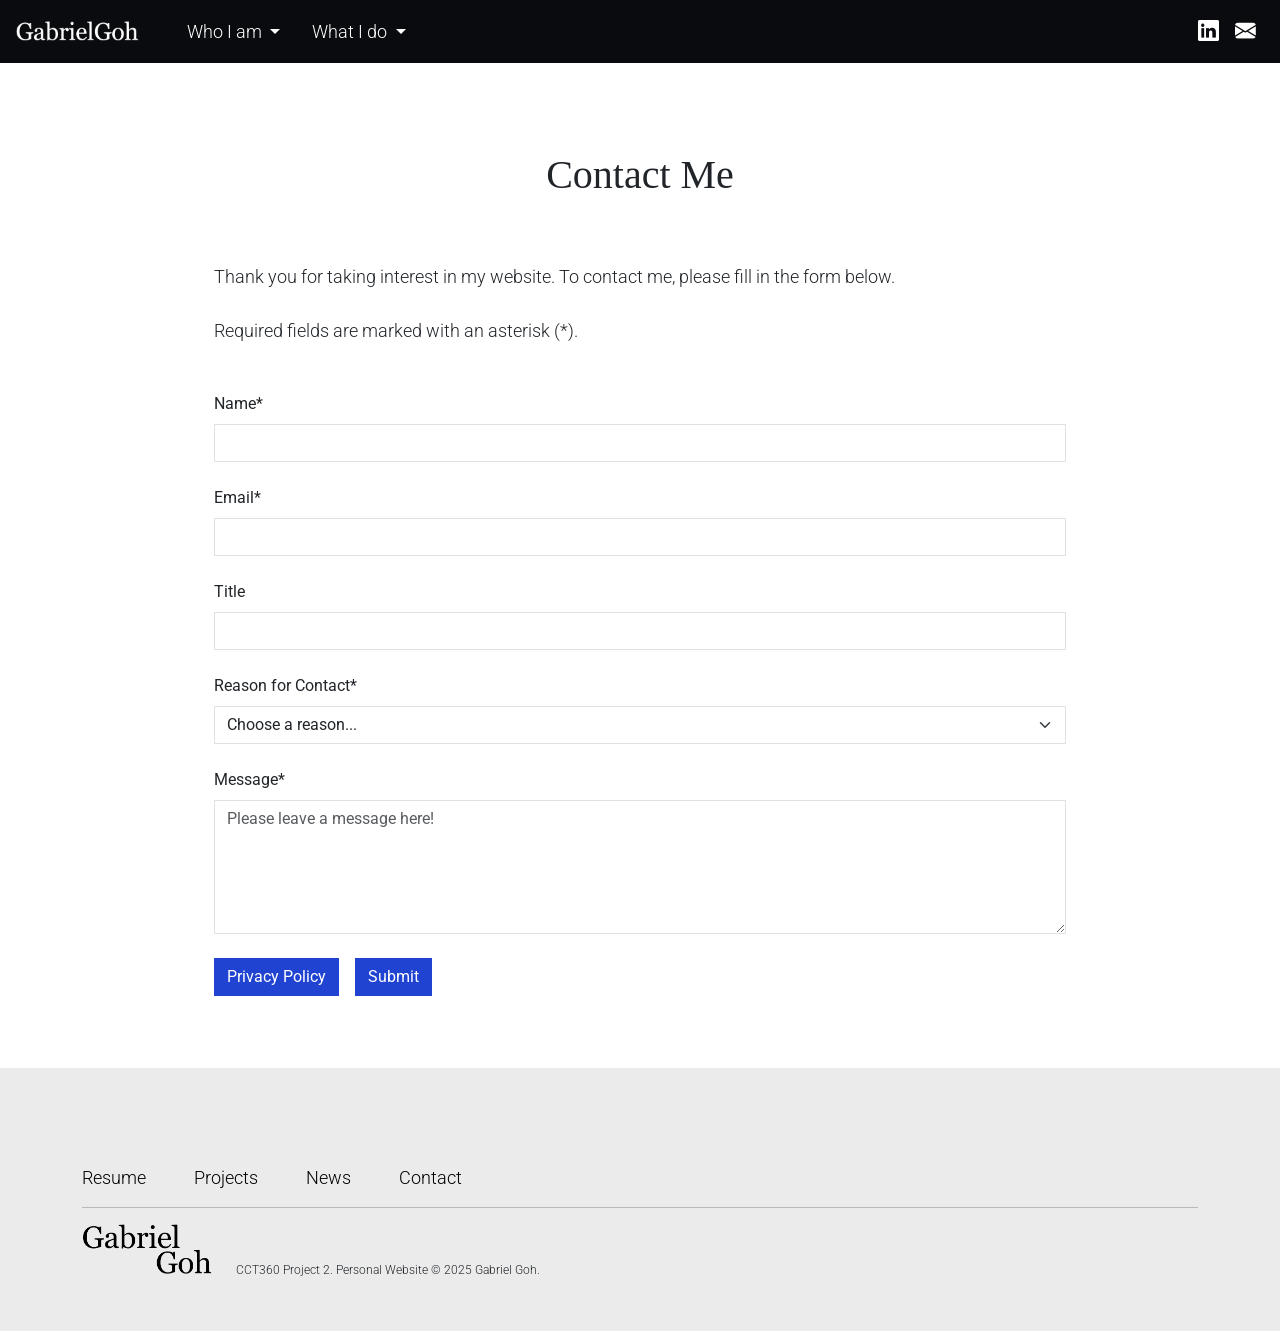
<file: contact.html>
<!doctype html>
<html>
<head>
<title>Project 2 | Gabriel Goh</title>
<meta charset="UTF-8">
<link href="https://fonts.googleapis.com/css2?family=Roboto:ital,wght@0,100..900;1,100..900&display=swap" rel="stylesheet"> 
<link href="https://cdn.jsdelivr.net/npm/bootstrap@5.3.3/dist/css/bootstrap.min.css" rel="stylesheet" integrity="sha384-QWTKZyjpPEjISv5WaRU9OFeRpok6YctnYmDr5pNlyT2bRjXh0JMhjY6hW+ALEwIH" crossorigin="anonymous"> <!--Bootstrap-->
<link rel="stylesheet" href="https://cdn.jsdelivr.net/npm/bootstrap-icons@1.13.1/font/bootstrap-icons.min.css"> 
<link href="css/style.css" rel="stylesheet"> 
<meta name="viewport" content="width=device-width, initial-scale=1"> 
</head>

<body>

<!--Navigation-->
<nav class="navbar navbar-expand-lg px-3">
    <!--Logo-->
    <a class="navbar-brand" href="index.html">
        <img src="images/logo-white.png" alt="Gabriel Goh Logo" id="logo-white">
    </a>
    <!--Mobile Hamburger-->
    <button class="navbar-toggler" type="button" data-bs-toggle="collapse" data-bs-target="#nav" aria-controls="nav" aria-expanded="false" aria-label="Toggle navigation">
        <i class="bi bi-list"></i>
    </button>
    <!--Nav-->
    <div class="collapse navbar-collapse" id="nav">
        <!--Desktop Navigation-->
        <ul class="navbar-nav ms-3 d-none d-lg-flex">
            <li class="nav-item dropdown">
                <span class="dropdown-toggle">
                    Who I am
                </span>
                <ul class="dropdown-menu">
                    <li><a class="dropdown-item" href="resume.html">Resume</a></li>
                    <li><a class="dropdown-item" href="contact.html">Contact</a></li>
                </ul>
            </li>
            <li class="nav-item dropdown">
                <span class="dropdown-toggle">
                    What I do
                </span>
                <ul class="dropdown-menu">
                    <li><a class="dropdown-item" href="projects.html">Projects</a></li>
                    <li><a class="dropdown-item" href="news.html">News</a></li>
                </ul>
            </li>
        </ul>
        <!--Mobile Navigation-->
        <ul class="navbar-nav ms-3 d-lg-none">
            <li class="nav-item">
                <a class="nav-link" href="resume.html">Resume</a>
            </li>
            <li class="nav-item">
                <a class="nav-link" href="projects.html">Projects</a>
            </li>
            <li class="nav-item">
                <a class="nav-link" href="news.html">News</a>
            </li>
            <li class="nav-item">
                <a class="nav-link" href="contact.html">Contact me</a>
            </li>
        </ul>
        <!--Social Media-->
        <ul class="navbar-nav ms-auto">
            <!--LinkedIn-->
            <li class="nav-item">
                <a class="nav-link" href="https://www.linkedin.com/in/gabrieleugenegoh" target="_blank" aria-label="LinkedIn profile">
                    <i class="bi bi-linkedin" style="font-size: 1.3rem;"></i>
                </a>
            </li>
            <!--Email-->
            <li class="nav-item">
                <a class="nav-link" href="mailto:gabriel.goh@mail.utoronto.ca" aria-label="Send email">
                    <i class="bi bi-envelope-fill" style="font-size: 1.3rem;"></i>
                </a>
            </li>
        </ul>
    </div>
</nav>

<!--Form-->
<div class="container p-4 mt-5" style="max-width: 900px; margin: 0 auto;">
    <!--Header-->
    <h2 class="text-center py-3 mb-5">Contact Me</h2>
    <p class="mb-5">Thank you for taking interest in my website. To contact me, please fill in the form below.<br><br>Required fields are marked with an asterisk (*).</p>
    <!--Form Start-->
    <form class="needs-validation" id="contact-form" action="https://formspree.io/f/mzdqjgeo" method="POST" novalidate>
        <!--Name-->
        <div class="mb-4">
            <label for="user-name" class="form-label">Name*</label>
            <input type="text" class="form-control" id="user-name" name="name" required>
            <div class="invalid-feedback">
                Please enter your name.
            </div>
        </div>
        <!--Email-->
        <div class="mb-4">
            <label for="user-email" class="form-label">Email*</label>
            <input type="email" class="form-control" id="user-email" name="email" required>
            <div class="invalid-feedback">
                Please enter a valid email address.
            </div>
        </div>
        <!--Title-->
        <div class="mb-4">
            <label for="user-title" class="form-label">Title</label>
            <input type="text" class="form-control" id="user-title" name="title">
        </div>
        <!--Reason for Contact-->
        <div class="mb-4">
            <label for="user-reason" class="form-label">Reason for Contact*</label>
            <select class="form-select" id="user-reason" name="reason" required>
                <option value="" selected disabled>Choose a reason...</option>
                <option value="job">Job Opportunity</option>
                <option value="network">Networking</option>
                <option value="collab">Collaboration</option>
                <option value="other">Other</option>
            </select>
            <div class="invalid-feedback">
                Please select a reason for contact.
            </div>
        </div>
        <!--Message-->
        <div class="mb-4">
            <label for="user-message" class="form-label">Message*</label>
            <textarea class="form-control" id="user-message" rows="5" name="message" required placeholder="Please leave a message here!"></textarea>
            <div class="invalid-feedback">
                Please enter a message.
            </div>
        </div>
        <!--Privacy Policy & Submit Button-->
        <div class="d-flex gap-3">
            <button type="button" class="btn btn-blue" data-bs-toggle="modal" data-bs-target="#privacyModal">Privacy Policy</button>
            <button type="submit" class="btn btn-blue">Submit</button>
        </div>
    </form>
</div>

<!--Modal-->
<div class="modal fade" id="privacyModal" tabindex="-1" aria-labelledby="privacyModalLabel" aria-hidden="true">
    <div class="modal-dialog">
        <div class="modal-content">
        <!--Modal Header-->
        <div class="modal-header">
            <h4 class="modal-title">Privacy Policy</h4>
            <button type="button" class="btn-close" data-bs-dismiss="modal"></button>
        </div>
        <!--Modal Body-->
        <div class="modal-body">
            <p>By submitting in this form, you agree that your personal information will be collected such as your name, title, and email address for the purposes of contacting you.</p>
        </div>
        <!--Modal Footer-->
        <div class="modal-footer">
            <button type="button" class="btn btn-blue" data-bs-dismiss="modal">Close</button>
        </div>
        </div>
  </div>
</div>

<!--Footer-->
<footer class="footer mt-5 pt-5 pb-5">
    <!--Links-->
    <div class="container">
        <ul class="d-flex gap-5 mt-5 mb-3 list-unstyled">
            <li><a href="resume.html" class="footer-link">Resume</a></li>
            <li><a href="projects.html" class="footer-link">Projects</a></li>
            <li><a href="news.html" class="footer-link">News</a></li>
            <li><a href="contact.html" class="footer-link">Contact</a></li>
        </ul>
        <hr>
    <!--Logo & Copyright-->
        <div class="d-flex align-items-end gap-4 mb-1">
            <a href="index.html">
                <img src="images/logo-black.png" alt="Gabriel Goh Logo" id="logo-black">
            </a>
            <p class="mb-0 copyright">CCT360 Project 2. Personal Website &copy; 2025 Gabriel Goh.</p>
        </div>
    </div>
</footer>

<script src="https://cdn.jsdelivr.net/npm/bootstrap@5.3.3/dist/js/bootstrap.bundle.min.js" integrity="sha384-YvpcrYf0tY3lHB60NNkmXc5s9fDVZLESaAA55NDzOxhy9GkcIdslK1eN7N6jIeHz" crossorigin="anonymous"></script> 
<!--Form-->
<script>
(() => {
  'use strict'
  const form = document.getElementById('contact-form')

  form.addEventListener('submit', async event => {
    event.preventDefault()
    event.stopPropagation()

    form.classList.add('was-validated')

    // Extra: validate email format
    const emailInput = document.getElementById('user-email')
    const emailRegex = /^[^\s@]+@[^\s@]+\.[^\s@]{2,}$/
    if (!emailRegex.test(emailInput.value)) {
      emailInput.setCustomValidity('Invalid email')
    } else {
      emailInput.setCustomValidity('')
    }

    if (!form.checkValidity()) return

    // Submit to Formspree
    const submitBtn = form.querySelector('[type="submit"]')
    submitBtn.disabled = true
    submitBtn.textContent = 'Sending...'

    try {
      const response = await fetch(form.action, {
        method: 'POST',
        body: new FormData(form),
        headers: { 'Accept': 'application/json' }
      })

      if (response.ok) {
        form.reset()
        form.classList.remove('was-validated')
        submitBtn.textContent = 'Sent!'
        submitBtn.classList.replace('btn-blue', 'btn-success')

        setTimeout(() => {
            submitBtn.textContent = 'Submit'
            submitBtn.classList.replace('btn-success', 'btn-blue')
            submitBtn.disabled = false
        }, 3000)
    }else {
        submitBtn.textContent = 'Failed — try again'
        submitBtn.disabled = false
      }
    } catch {
      submitBtn.textContent = 'Network error — try again'
      submitBtn.disabled = false
    }
  })

  // Clear custom validity on input so error doesn't persist after correction
  document.getElementById('user-email').addEventListener('input', function () {
    this.setCustomValidity('')
  })
})()
</script>

</body>
</html>
</file>
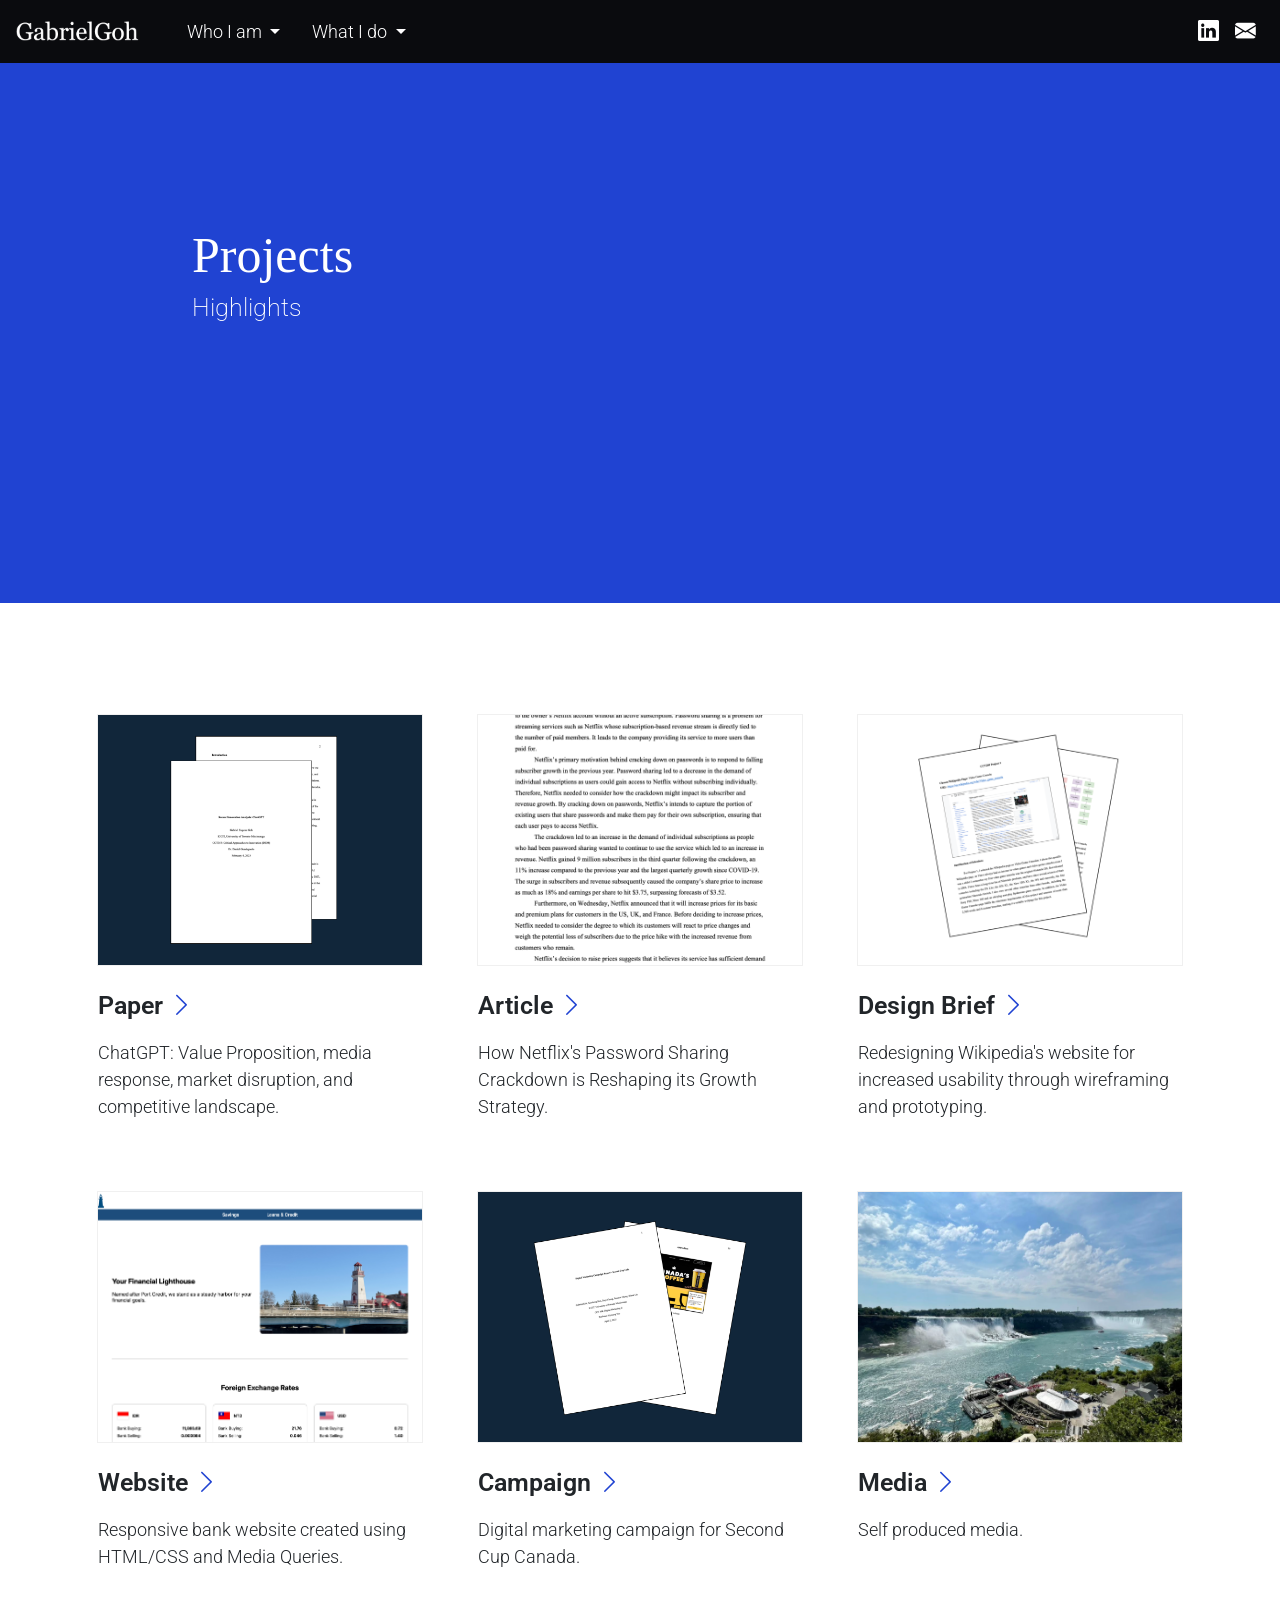
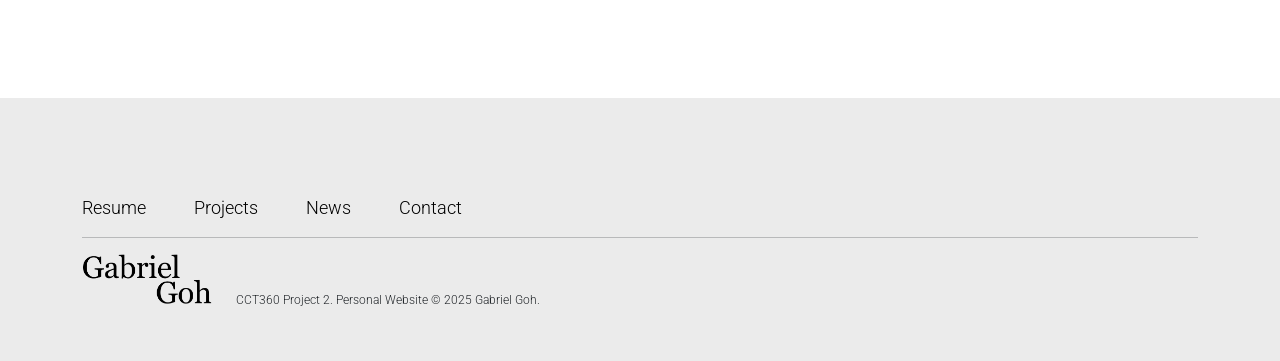
<file: projects.html>
<!doctype html>
<html>
<head>
<title>Project 2 | Gabriel Goh</title>
<meta charset="UTF-8">
<link href="https://fonts.googleapis.com/css2?family=Roboto:ital,wght@0,100..900;1,100..900&display=swap" rel="stylesheet">
<link href="https://cdn.jsdelivr.net/npm/bootstrap@5.3.3/dist/css/bootstrap.min.css" rel="stylesheet" integrity="sha384-QWTKZyjpPEjISv5WaRU9OFeRpok6YctnYmDr5pNlyT2bRjXh0JMhjY6hW+ALEwIH" crossorigin="anonymous"> <!--Bootstrap-->
<link rel="stylesheet" href="https://cdn.jsdelivr.net/npm/bootstrap-icons@1.13.1/font/bootstrap-icons.min.css"> 
<link href="css/style.css" rel="stylesheet"> 
<meta name="viewport" content="width=device-width, initial-scale=1"> 
</head>

<body>

<!--Navigation-->
<nav class="navbar navbar-expand-lg px-3">
    <!--Logo-->
    <a class="navbar-brand" href="index.html">
        <img src="images/logo-white.png" alt="Gabriel Goh Logo" id="logo-white">
    </a>
    <!--Mobile Hamburger-->
    <button class="navbar-toggler" type="button" data-bs-toggle="collapse" data-bs-target="#nav" aria-controls="nav" aria-expanded="false" aria-label="Toggle navigation">
        <i class="bi bi-list"></i>
    </button>
    <!--Nav-->
    <div class="collapse navbar-collapse" id="nav">
        <!--Desktop Navigation-->
        <ul class="navbar-nav ms-3 d-none d-lg-flex">
            <li class="nav-item dropdown">
                <span class="dropdown-toggle">
                    Who I am
                </span>
                <ul class="dropdown-menu">
                    <li><a class="dropdown-item" href="resume.html">Resume</a></li>
                    <li><a class="dropdown-item" href="contact.html">Contact</a></li>
                </ul>
            </li>
            <li class="nav-item dropdown">
                <span class="dropdown-toggle">
                    What I do
                </span>
                <ul class="dropdown-menu">
                    <li><a class="dropdown-item" href="projects.html">Projects</a></li>
                    <li><a class="dropdown-item" href="news.html">News</a></li>
                </ul>
            </li>
        </ul>
        <!--Mobile Navigation-->
        <ul class="navbar-nav ms-3 d-lg-none">
            <li class="nav-item">
                <a class="nav-link" href="resume.html">Resume</a>
            </li>
            <li class="nav-item">
                <a class="nav-link" href="projects.html">Projects</a>
            </li>
            <li class="nav-item">
                <a class="nav-link" href="news.html">News</a>
            </li>
            <li class="nav-item">
                <a class="nav-link" href="contact.html">Contact me</a>
            </li>
        </ul>
        <!--Social Media-->
        <ul class="navbar-nav ms-auto">
            <!--LinkedIn-->
            <li class="nav-item">
                <a class="nav-link" href="https://www.linkedin.com/in/gabrieleugenegoh" target="_blank" aria-label="LinkedIn profile">
                    <i class="bi bi-linkedin" style="font-size: 1.3rem;"></i>
                </a>
            </li>
            <!--Email-->
            <li class="nav-item">
                <a class="nav-link" href="mailto:gabriel.goh@mail.utoronto.ca" aria-label="Send email">
                    <i class="bi bi-envelope-fill" style="font-size: 1.3rem;"></i>
                </a>
            </li>
        </ul>
    </div>
</nav>

<!--Hero-->
<div class="banner position-relative">
    <!--Overlay-->
    <div class="overlay">
        <h1>Projects</h1>
        <h3>Highlights</h3>
    </div>
</div>

<!--Cards-->
<div class="container my-5">
  <div class="row row-cols-1 row-cols-sm-2 row-cols-md-3 g-4 pt-5 pb-5">
    <!--1-->
    <div class="col">
      <a href="https://drive.google.com/file/d/1HwimgbOtohiD0cG-UYWy0MzqM84hFAYM/view?usp=share_link" target="_blank" class="text-decoration-none text-reset" aria-label="Opens in new tab">
        <div class="card-large">
          <img src="images/chatgptpaper.png" class="img-fluid d-block mx-auto" alt="Recent Innovation Analysis">
          <h4 class="mt-3 text-start">Paper <i class="bi bi-chevron-right icon-blue"></i></h4>
          <p class="text-start">ChatGPT: Value Proposition, media response, market disruption, and competitive landscape.</p>
        </div>
      </a>
    </div>
    <!--2-->
    <div class="col">
      <a href="https://drive.google.com/file/d/1ZKbMWXp7r9VR7cPjGOYhO8ZEn8UgLQNF/view?usp=share_link" target="_blank" class="text-decoration-none text-reset" aria-label="Opens in new tab">
        <div class="card-large">
          <img src="images/netflixarticle.png" class="img-fluid d-block mx-auto" alt="Netflix Article">
          <h4 class="mt-3 text-start">Article <i class="bi bi-chevron-right icon-blue"></i></h4>
          <p class="text-start">How Netflix's Password Sharing Crackdown is Reshaping its Growth Strategy.</p>
        </div>
      </a>
    </div>
    <!--3-->
    <div class="col">
      <a href="https://drive.google.com/file/d/175PbywNbxIVj6LOuj9DXv443iJL_EvsY/view?usp=share_link" target="_blank" class="text-decoration-none text-reset" aria-label="Opens in new tab">
        <div class="card-large">
          <img src="images/websiteredesign.png" class="img-fluid d-block mx-auto" alt="Website Redesign">
          <h4 class="mt-3 text-start">Design Brief <i class="bi bi-chevron-right icon-blue"></i></h4>
          <p class="text-start">Redesigning Wikipedia's website for increased usability through wireframing and prototyping.</p>
        </div>
      </a>
    </div>
    <!--4-->
    <div class="col">
      <a href="http://cct360project1gabriel.atspace.co.uk" target="_blank" class="text-decoration-none text-reset" aria-label="Opens in new tab">
        <div class="card-large">
          <img src="images/creditbankwebsite.png" class="img-fluid d-block mx-auto" alt="CreditBank Website">
          <h4 class="mt-3 text-start">Website <i class="bi bi-chevron-right icon-blue"></i></h4>
          <p class="text-start">Responsive bank website created using HTML/CSS and Media Queries.</p>
        </div>
      </a>
    </div>
    <!--5-->
    <div class="col">
      <a href="https://drive.google.com/file/d/1rIPP3C3xcSFa1kYBl5GjKj0_oe7mCaHN/view?usp=share_link" target="_blank" class="text-decoration-none text-reset" aria-label="Opens in new tab">
        <div class="card-large">
          <img src="images/marketingcampaign.png" class="img-fluid d-block mx-auto" alt="Digital Marketing Campaign">
          <h4 class="mt-3 text-start">Campaign <i class="bi bi-chevron-right icon-blue"></i></h4>
          <p class="text-start">Digital marketing campaign for Second Cup Canada.</p>
        </div>
      </a>
    </div>
    <!--6-->
    <div class="col">
      <a href="https://drive.google.com/file/d/1aeoTYObYKo8vZ4CV4pc0Blgxf_Ywhm2T/view?usp=share_link" target="_blank" class="text-decoration-none text-reset" aria-label="Opens in new tab">
        <div class="card-large">
          <img src="images/niagara.png" class="img-fluid d-block mx-auto" alt="Niagara Falls">
          <h4 class="mt-3 text-start">Media <i class="bi bi-chevron-right icon-blue"></i></h4>
          <p class="text-start">Self produced media.</p>
        </div>
      </a>
    </div>

  </div>
</div>

<!--Footer-->
<footer class="footer mt-5 pt-5 pb-5">
    <!--Links-->
    <div class="container">
        <ul class="d-flex gap-5 mt-5 mb-3 list-unstyled">
            <li><a href="resume.html" class="footer-link">Resume</a></li>
            <li><a href="projects.html" class="footer-link">Projects</a></li>
            <li><a href="news.html" class="footer-link">News</a></li>
            <li><a href="contact.html" class="footer-link">Contact</a></li>
        </ul>
        <hr>
    <!--Logo & Copyright-->
        <div class="d-flex align-items-end gap-4 mb-1">
            <a href="index.html">
                <img src="images/logo-black.png" alt="Gabriel Goh Logo" id="logo-black">
            </a>
            <p class="mb-0 copyright">CCT360 Project 2. Personal Website &copy; 2025 Gabriel Goh.</p>
        </div>
    </div>
</footer>

<script src="https://cdn.jsdelivr.net/npm/bootstrap@5.3.3/dist/js/bootstrap.bundle.min.js" integrity="sha384-YvpcrYf0tY3lHB60NNkmXc5s9fDVZLESaAA55NDzOxhy9GkcIdslK1eN7N6jIeHz" crossorigin="anonymous"></script> 

</body>
</html>
</file>
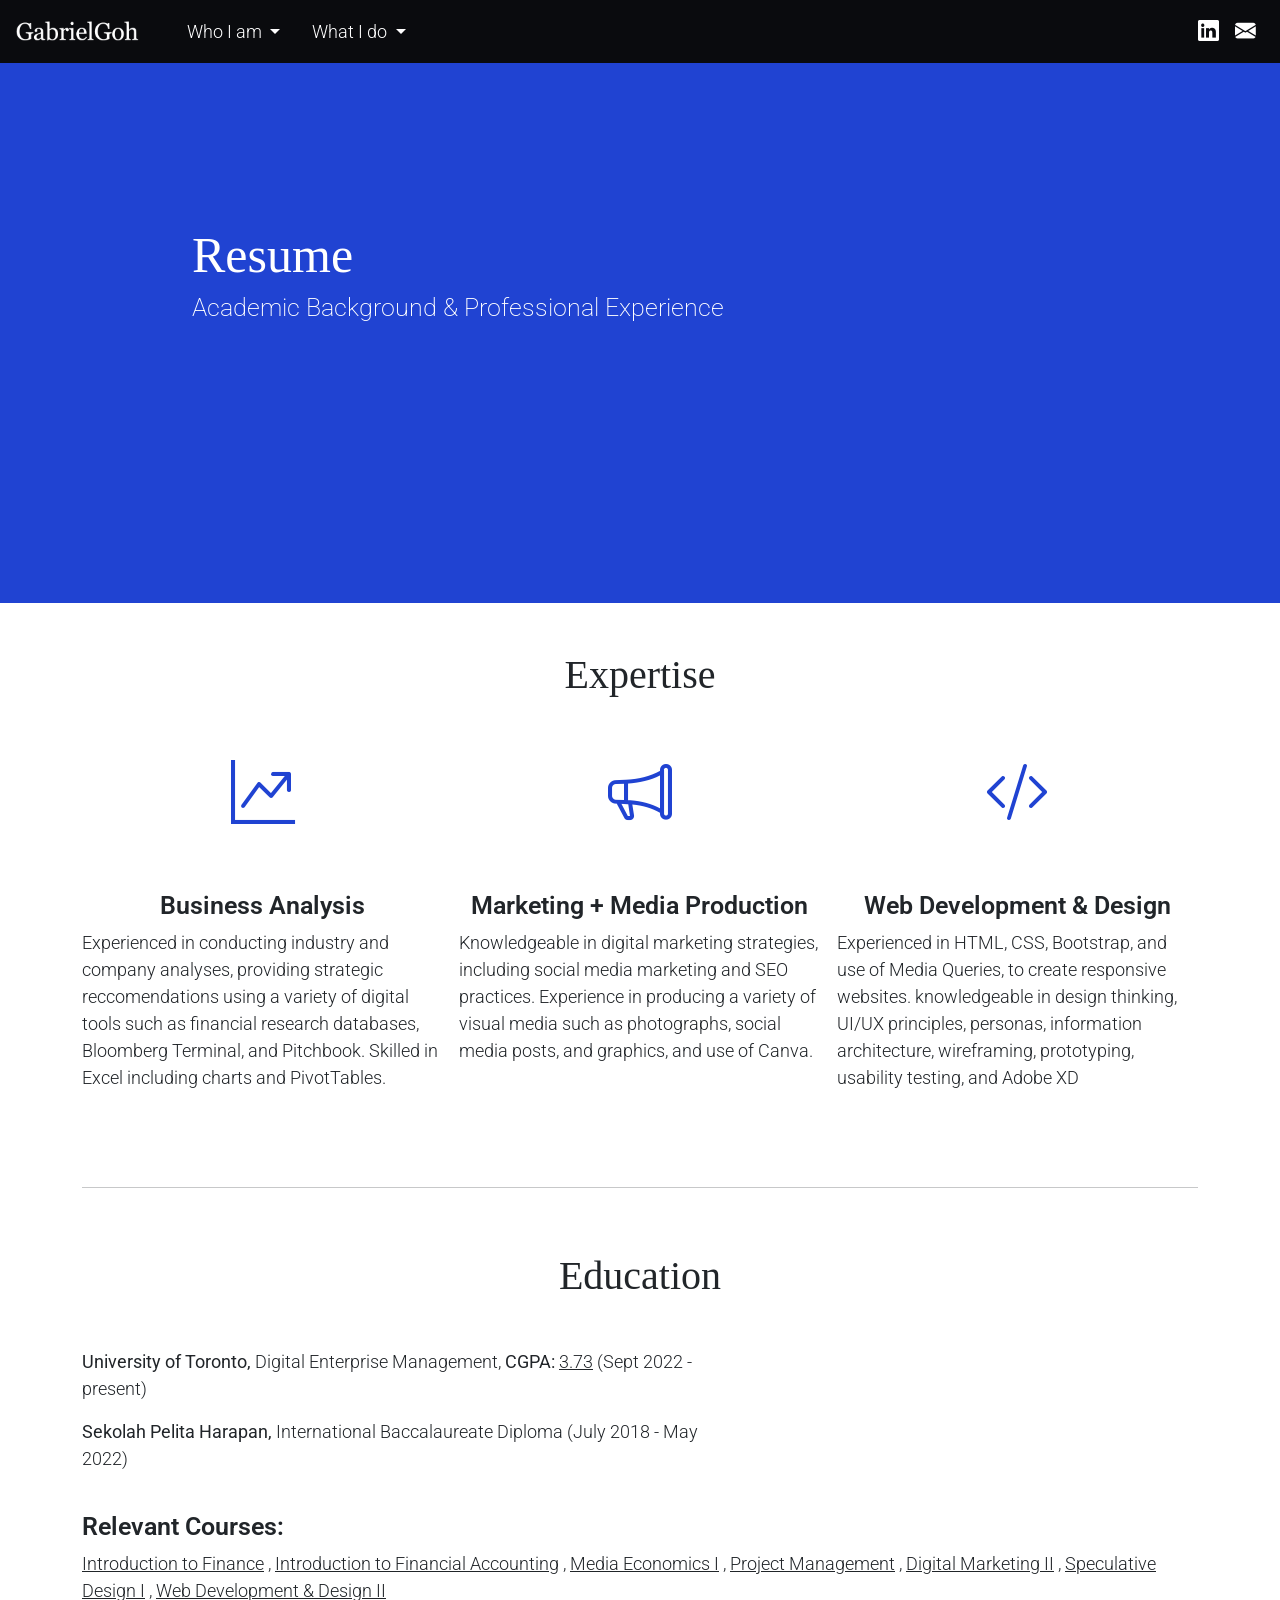
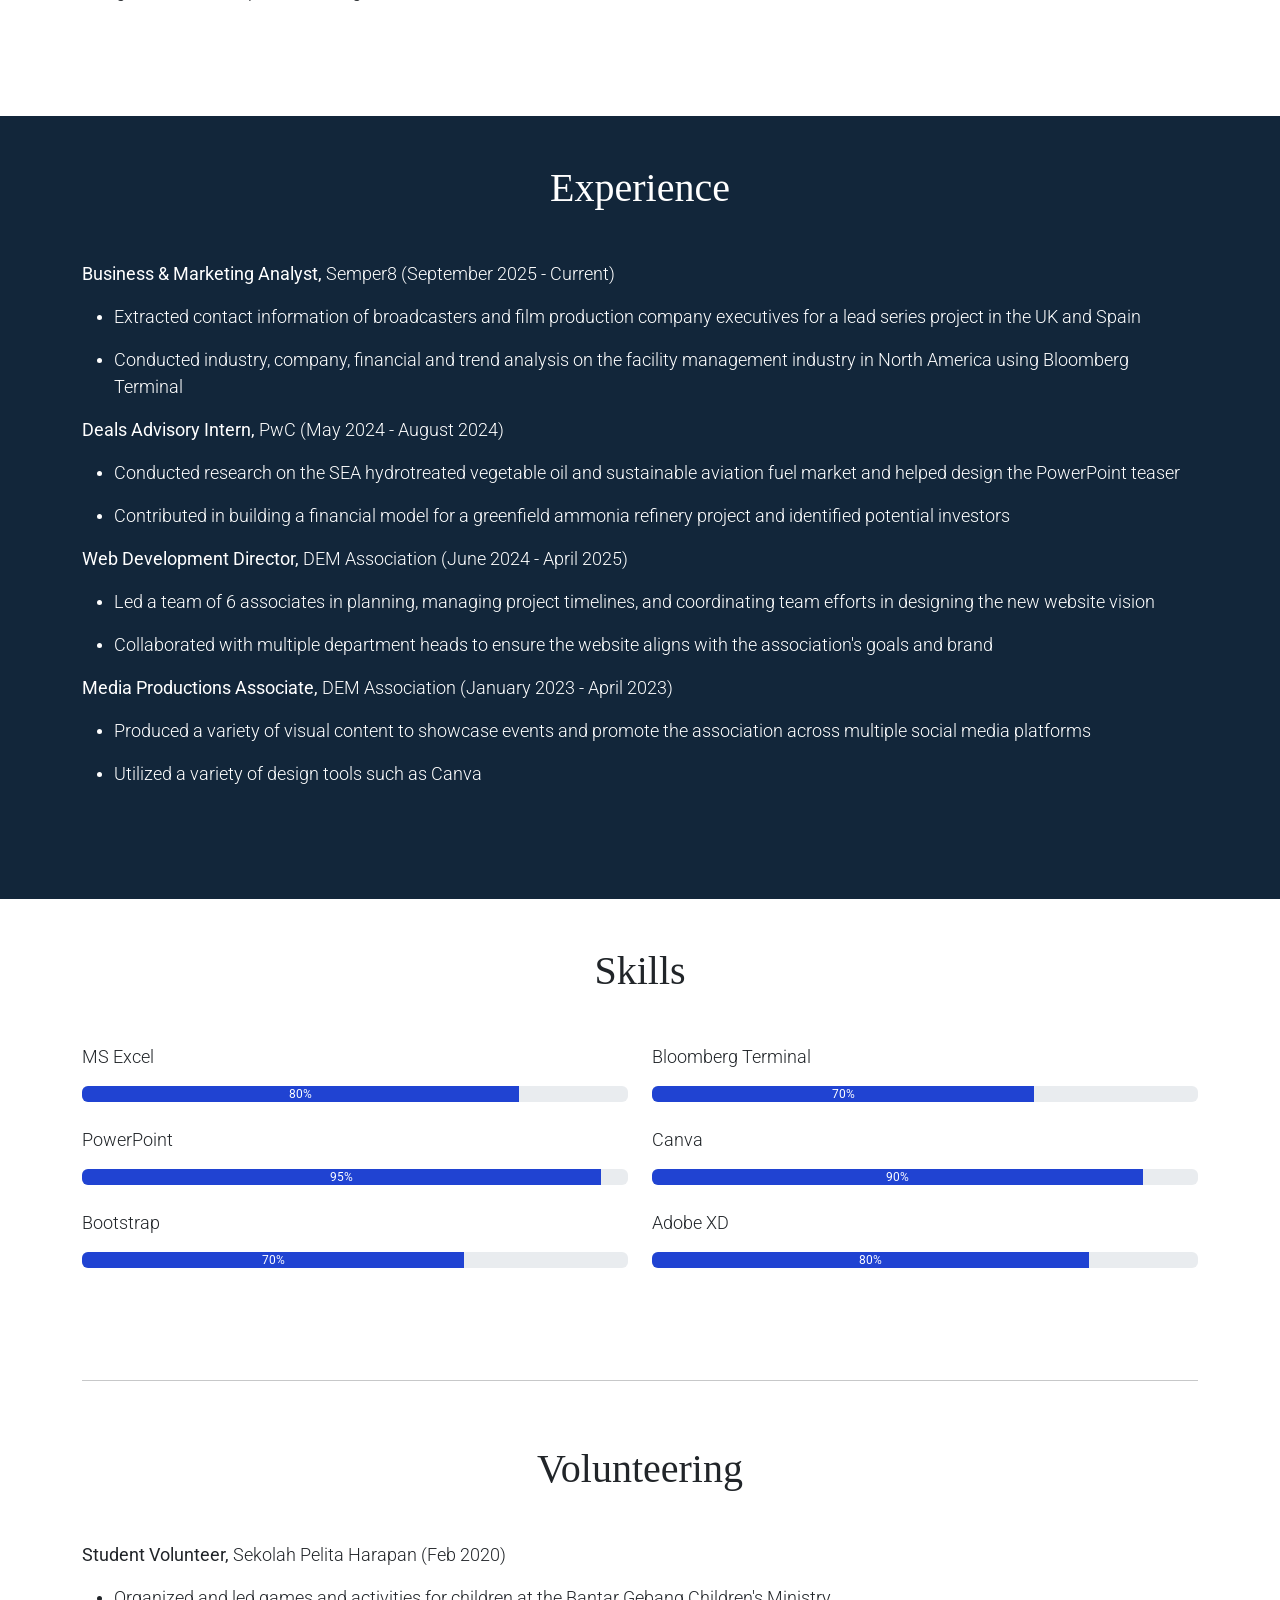
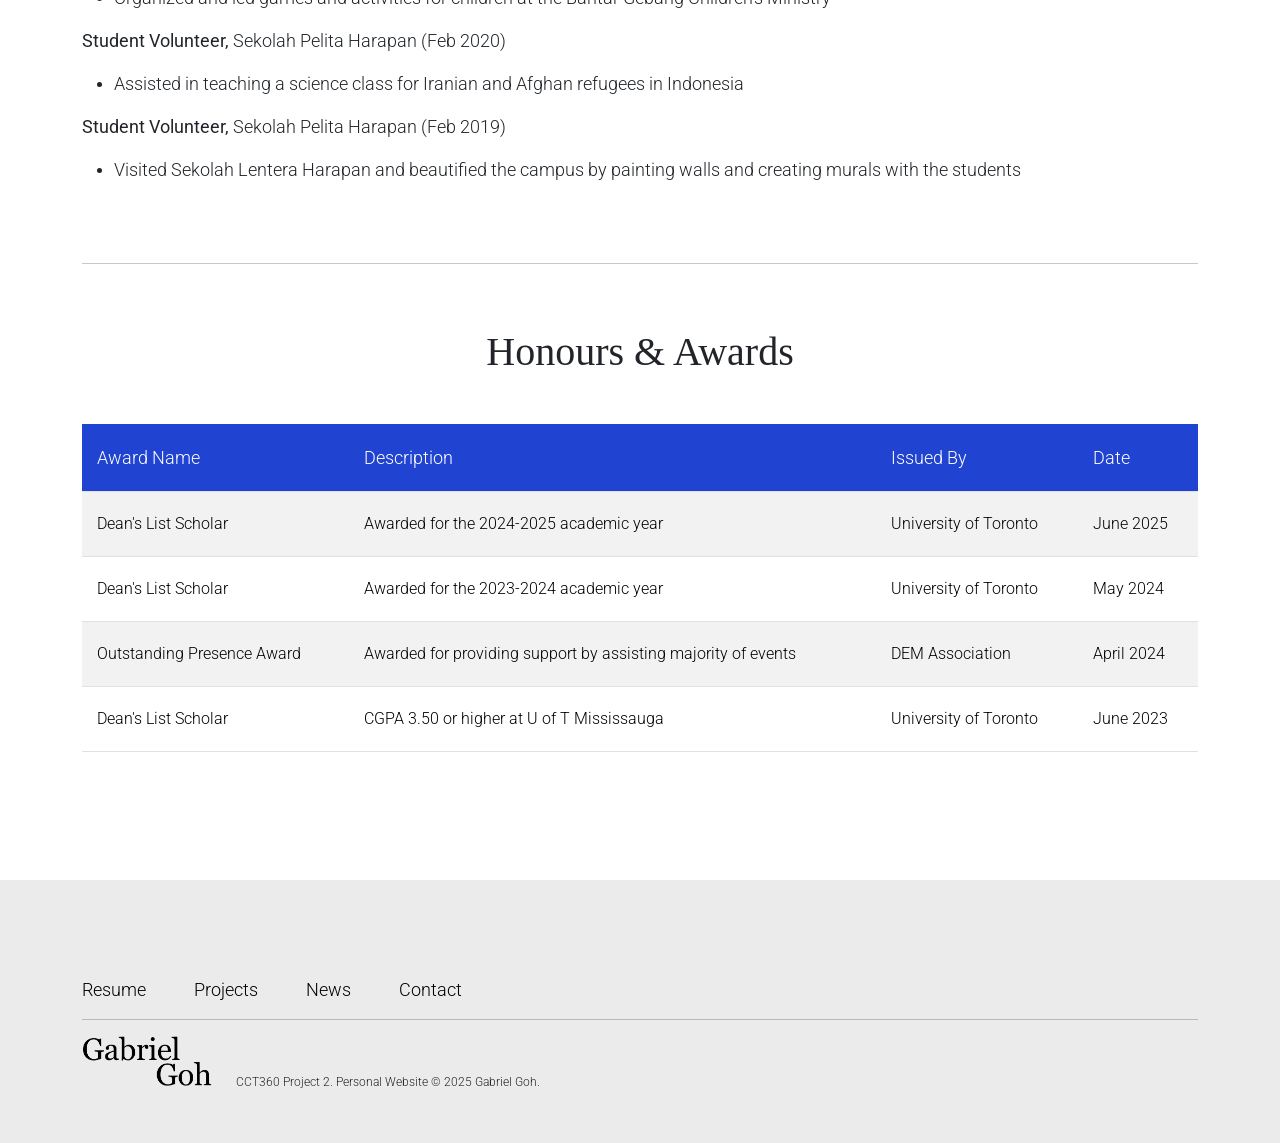
<file: resume.html>
<!doctype html>
<html>
<head>
<title>Project 2 | Gabriel Goh</title>
<meta charset="UTF-8">
<link href="https://fonts.googleapis.com/css2?family=Roboto:ital,wght@0,100..900;1,100..900&display=swap" rel="stylesheet"> 
<link href="https://cdn.jsdelivr.net/npm/bootstrap@5.3.3/dist/css/bootstrap.min.css" rel="stylesheet" integrity="sha384-QWTKZyjpPEjISv5WaRU9OFeRpok6YctnYmDr5pNlyT2bRjXh0JMhjY6hW+ALEwIH" crossorigin="anonymous"> <!--Bootstrap-->
<link rel="stylesheet" href="https://cdn.jsdelivr.net/npm/bootstrap-icons@1.13.1/font/bootstrap-icons.min.css"> 
<link href="css/style.css" rel="stylesheet"> 
<meta name="viewport" content="width=device-width, initial-scale=1"> 
</head>

<body>

<!--Navigation-->
<nav class="navbar navbar-expand-lg px-3">
    <!--Logo-->
    <a class="navbar-brand" href="index.html">
        <img src="images/logo-white.png" alt="Gabriel Goh Logo" id="logo-white">
    </a>
    <!--Mobile Hamburger-->
    <button class="navbar-toggler" type="button" data-bs-toggle="collapse" data-bs-target="#nav" aria-controls="nav" aria-expanded="false" aria-label="Toggle navigation">
        <i class="bi bi-list"></i>
    </button>
    <!--Nav-->
    <div class="collapse navbar-collapse" id="nav">
        <!--Desktop Navigation-->
        <ul class="navbar-nav ms-3 d-none d-lg-flex">
            <li class="nav-item dropdown">
                <span class="dropdown-toggle">
                    Who I am
                </span>
                <ul class="dropdown-menu">
                    <li><a class="dropdown-item" href="resume.html">Resume</a></li>
                    <li><a class="dropdown-item" href="contact.html">Contact</a></li>
                </ul>
            </li>
            <li class="nav-item dropdown">
                <span class="dropdown-toggle">
                    What I do
                </span>
                <ul class="dropdown-menu">
                    <li><a class="dropdown-item" href="projects.html">Projects</a></li>
                    <li><a class="dropdown-item" href="news.html">News</a></li>
                </ul>
            </li>
        </ul>
        <!--Mobile Navigation-->
        <ul class="navbar-nav ms-3 d-lg-none">
            <li class="nav-item">
                <a class="nav-link" href="resume.html">Resume</a>
            </li>
            <li class="nav-item">
                <a class="nav-link" href="projects.html">Projects</a>
            </li>
            <li class="nav-item">
                <a class="nav-link" href="news.html">News</a>
            </li>
            <li class="nav-item">
                <a class="nav-link" href="contact.html">Contact me</a>
            </li>
        </ul>
        <!--Social Media-->
        <ul class="navbar-nav ms-auto">
            <!--LinkedIn-->
            <li class="nav-item">
                <a class="nav-link" href="https://www.linkedin.com/in/gabrieleugenegoh" target="_blank" aria-label="LinkedIn profile">
                    <i class="bi bi-linkedin" style="font-size: 1.3rem;"></i>
                </a>
            </li>
            <!--Email-->
            <li class="nav-item">
                <a class="nav-link" href="mailto:gabriel.goh@mail.utoronto.ca" aria-label="Send email">
                    <i class="bi bi-envelope-fill" style="font-size: 1.3rem;"></i>
                </a>
            </li>
        </ul>
    </div>
</nav>

<!--Hero-->
<div class="banner position-relative">
    <!--Overlay-->
    <div class="overlay">
        <h1>Resume</h1>
        <h3>Academic Background & Professional Experience</h3>
    </div>
</div>

<!--Expertise-->
<section class="container my-5">
    <!--Title-->
    <h2 class="text-center mb-5">Expertise</h2>
    <div class="row text-center row-cols-1 row-cols-sm-2 row-cols-md-3 g-3">
        <!--1-->
        <div class="col d-flex flex-column align-items-center text-media-query">
            <span class="mb-5">
                <i class="bi bi-graph-up-arrow icon-blue" style="font-size: 4rem;"></i>
            </span>
            <h4 class="icon-title">Business Analysis</h4>
            <p class="icon-description text-start">Experienced in conducting industry and company analyses, providing strategic reccomendations using a variety of digital tools such as financial research databases, Bloomberg Terminal, and Pitchbook. Skilled in Excel including charts and PivotTables.</p>
        </div>
        <!--2-->
        <div class="col d-flex flex-column align-items-center text-media-query">
            <span class="mb-5">
                <i class="bi bi-megaphone icon-blue" style="font-size: 4rem;"></i>
            </span>
            <h4 class="icon-title">Marketing + Media Production</h4>
            <p class="icon-description text-start">Knowledgeable in digital marketing strategies, including social media marketing and SEO practices. Experience in producing a variety of visual media such as photographs, social media posts, and graphics, and use of Canva.</p>
        </div>
        <!--3-->
        <div class="col d-flex flex-column align-items-center text-media-query">    
            <span class="mb-5">
                <i class="bi bi-code-slash icon-blue" style="font-size: 4rem;"></i>
            </span>
            <h4 class="icon-title">Web Development & Design</h4>
            <p class="icon-description text-start mb-5">Experienced in HTML, CSS, Bootstrap, and use of Media Queries, to create responsive websites. knowledgeable in design thinking, UI/UX principles, personas, information architecture, wireframing, prototyping, usability testing, and Adobe XD</p>
        </div>
    </div>
</section>

<div class="container">
    <hr>
</div>

<!--Education-->
<section class="container py-5">
    <!--Title-->
    <h2 class="text-center mb-5">Education</h2>
    <!--Education Start-->
    <div class="row mb-4 text-media-query">
        <div class="col-md-7 ">
            <!--University-->
            <p><b>University of Toronto,</b> Digital Enterprise Management, 
            <b>CGPA:</b> <u><span data-bs-toggle="tooltip" data-bs-placement="top" title="Out of 4.0">3.73</span></u> (Sept 2022 - present)</p>
            <!--High School-->
            <p><b>Sekolah Pelita Harapan,</b> International Baccalaureate Diploma (July 2018 - May 2022)</p>
        </div>
    </div>
    <!--Relevant Courses-->
    <div class="row mb-5 text-media-query">
        <div class="col-12">
            <h4>Relevant Courses:</h4>
            <p>
                <span 
                    data-bs-toggle="popover" 
                    data-bs-trigger="hover focus" 
                    data-bs-placement="top" 
                    data-bs-title="CCT321: Introduction to Finance"
                    data-bs-content="This course will provide students with an understanding of investment appraisal from a financial standpoint. It will provide them with the necessary tools to construct the financial component of a business plan and analyze the financial performance of a company. It will examine the practical problems of capital budgeting and highlight the techniques of performing ongoing monitoring of a company's financial health and risks."
                >
                    <u>Introduction to Finance</u>
                </span>, 
                <span 
                    data-bs-toggle="popover" 
                    data-bs-trigger="hover focus" 
                    data-bs-placement="top" 
                    data-bs-title="MGT120: Introduction to Financial Accounting" 
                    data-bs-content="Introduction to the theory and concepts of financial accounting. Students learn how to construct and interpret financial statements. Topics include an introductory understanding of accounting and the context within which accounting occurs."
                >
                    <u>Introduction to Financial Accounting</u>
                </span>,
                <span 
                    data-bs-toggle="popover" 
                    data-bs-trigger="hover focus" 
                    data-bs-placement="top" 
                    data-bs-title="CCT219: Media Economics I"
                    data-bs-content="This course presents economic principles that explain how markets help organize exchange and production among competing but nevertheless cooperating economic units. Theories of consumer demand, the economic nature and function of business firms, optimal business decision rules of monopoly, oligopoly, and anti-combines regulations, as well as game theory, are presented. Efficiency criteria pertaining to the operation of firms and markets, the role of property rights, and the scope for public policy, are also examined."
                >
                    <u>Media Economics I</u>
                </span>,
                <span 
                    data-bs-toggle="popover" 
                    data-bs-trigger="hover focus" 
                    data-bs-placement="top" 
                    data-bs-title="CCT328: Project Management"
                    data-bs-content="Covers approaches to managing complex projects including estimating, costing, scheduling, team management, quantitative methods, and applied projects."
                >
                    <u>Project Management</u>
                </span>,
                <span 
                    data-bs-toggle="popover" 
                    data-bs-trigger="hover focus" 
                    data-bs-placement="top" 
                    data-bs-title="CCT354: Digital Marketing II"
                    data-bs-content="This course examines digital marketing strategies and the role of online and mobile advertising platforms. Students will explore how emerging technologies are used to facilitate B2B and B2C transactions. A number of domains will be covered (search, display, programmatic trading, mobile, social, etc.) to give students a comprehensive understanding of both existing marketing strategies and emerging trends. This class will emphasize the strengths and weaknesses of various approaches to digital marketing while helping students develop a greater understanding of the different elements of marketing campaigns from formulation and implementation to integration and assessment."
                >
                    <u>Digital Marketing II</u>
                </span>,        
                <span 
                    data-bs-toggle="popover" 
                    data-bs-trigger="hover focus" 
                    data-bs-placement="top" 
                    data-bs-title="CCT261: Speculative Design I"
                    data-bs-content="This introductory course in information architecture is a foundation of user interface design. Information architects work in organizations to design interfaces that enable users to find and navigate complex data via technology. Using architectural and design concepts to create and organize user-friendly information structures, this course includes exploring theories and hands-on practice with information organization, structure, categorization, representation, navigation and modeling."
                >
                    <u>Speculative Design I</u>
                </span>,
                  <span 
                    data-bs-toggle="popover" 
                    data-bs-trigger="hover focus" 
                    data-bs-placement="top" 
                    data-bs-title="CCT360: Web Development & Design II"
                    data-bs-content="This course will introduce advanced standards-based frameworks that support the development of responsive front-end systems. Key concepts covered in this course include the application of advanced markup and design strategies, scripting languages applied to dynamic interactions, frameworks and code version control, and foundations of server-side implementations."
                >
                    <u>Web Development & Design II</u>
                </span>
            </p>
        </div>
    </div>
</section>

<div class="blue-background">

<!--Experience-->
<section class="container py-5">
    <!--Title-->
    <h2 class="text-center mb-5">Experience</h2>
    <!--Experience Start-->
    <div class="row mb-5 text-media-query">
        <div class="col-12">
            <!--1-->
            <p><b>Business & Marketing Analyst, </b>Semper8 (September 2025 - Current)</p>
            <ul>
                <li><p>Extracted contact information of broadcasters and film production company executives for a lead series project in the UK and Spain</p></li>
                <li><p>Conducted industry, company, financial and trend analysis on the facility management industry in North America using Bloomberg Terminal</p></li>
            </ul>
            <!--2-->
            <p><b>Deals Advisory Intern, </b>PwC (May 2024 - August 2024)</p>
            <ul>
                <li><p>Conducted research on the SEA hydrotreated vegetable oil and sustainable aviation fuel market and helped design the PowerPoint teaser</p></li>
                <li><p>Contributed in building a financial model for a greenfield ammonia refinery project and identified potential investors</p></li>
            </ul>
            <!--3-->
            <p><b>Web Development Director, </b>DEM Association (June 2024 - April 2025)</p>
            <ul>
                <li><p>Led a team of 6 associates in planning, managing project timelines, and coordinating team efforts in designing the new website vision</p></li>
                <li><p>Collaborated with multiple department heads to ensure the website aligns with the association's goals and brand</p></li>
            </ul>
            <!--4-->
                   <p><b>Media Productions Associate, </b>DEM Association (January 2023 - April 2023)</p>
            <ul>
                <li><p>Produced a variety of visual content to showcase events and promote the association across multiple social media platforms</p></li>
                <li><p>Utilized a variety of design tools such as Canva</p></li>
            </ul>
        </div>
    </div>
</section>

</div>

<!--Skills Section-->
<section class="container py-5">
    <!--Title-->
    <h2 class="text-center mb-5">Skills</h2>
    <!--Skills Start-->
    <div class="row g-4 mb-5 text-media-query">
        <div class="col-md-6">
            <p>MS Excel</p>
            <div class="progress">
                <div class="progress-bar" role="progressbar" style="width: 80%;" aria-valuenow="80" aria-valuemin="0" aria-valuemax="100">80%</div>
            </div>
        </div>
        <div class="col-md-6">
            <p>Bloomberg Terminal</p>
            <div class="progress">
                <div class="progress-bar" role="progressbar" style="width: 70%;" aria-valuenow="70" aria-valuemin="0" aria-valuemax="100">70%</div>
            </div>
        </div>
        <div class="col-md-6">
            <p>PowerPoint</p>
            <div class="progress">
                <div class="progress-bar" role="progressbar" style="width: 95%;" aria-valuenow="95" aria-valuemin="0" aria-valuemax="100">95%</div>
            </div>
        </div>
        <div class="col-md-6">
            <p>Canva</p>
            <div class="progress">
                <div class="progress-bar" role="progressbar" style="width: 90%;" aria-valuenow="90" aria-valuemin="0" aria-valuemax="100">90%</div>
            </div>
        </div>
        <div class="col-md-6">
            <p>Bootstrap</p>
            <div class="progress">
                <div class="progress-bar" role="progressbar" style="width: 70%;" aria-valuenow="70" aria-valuemin="0" aria-valuemax="100">70%</div>
            </div>
        </div>
        <div class="col-md-6">
            <p>Adobe XD</p>
            <div class="progress">
                <div class="progress-bar" role="progressbar" style="width: 80%;" aria-valuenow="80" aria-valuemin="0" aria-valuemax="100">80%</div>
            </div>
        </div>
    </div>
</section>

<div class="container">
    <hr>
</div>

<!--Volunteering-->
<section class="container py-5">
    <!--Title-->
    <h2 class="text-center mb-5">Volunteering</h2>
    <!--Volunteering Start-->    
    <div class="row text-media-query">
        <div class="col-12">
            <p><b>Student Volunteer, </b>Sekolah Pelita Harapan (Feb 2020)</p>
            <ul>
                <li><p>Organized and led games and activities for children at the Bantar Gebang Children's Ministry</p></li>
            </ul>
            <p><b>Student Volunteer, </b>Sekolah Pelita Harapan (Feb 2020)</p>
            <ul>
                <li><p>Assisted in teaching a science class for Iranian and Afghan refugees in Indonesia</p></li>
            </ul>
            <p><b>Student Volunteer, </b>Sekolah Pelita Harapan (Feb 2019)</p>
            <ul>
                <li><p>Visited Sekolah Lentera Harapan and beautified the campus by painting walls and creating murals with the students</p></li>
            </ul>
        </div>
    </div>
</section>

<div class="container">
    <hr>
</div>

<!--Honours & Awards-->
<section class="container py-5">
    <!--Title-->
    <h2 class="text-center mb-5">Honours & Awards</h2>
    <!--Table Start-->
    <div class="table-responsive mb-3 text-media-query">
        <table class="table table-striped align-middle">
            <!--Table Header-->
            <thead class="table-head">
                <tr>
                    <th>Award Name</th>
                    <th>Description</th>
                    <th>Issued By</th>
                    <th>Date</th>
                </tr>
            </thead>
            <!--Table Body-->
            <tbody>
                <tr>
                    <td>Dean's List Scholar</td>
                    <td>Awarded for the 2024-2025 academic year</td>
                    <td>University of Toronto</td>
                    <td>June 2025</td>
                </tr>
                <tr>
                    <td>Dean's List Scholar</td>
                    <td>Awarded for the 2023-2024 academic year</td>
                    <td>University of Toronto</td>
                    <td>May 2024</td>
                </tr>
                <tr>
                    <td>Outstanding Presence Award</td>
                    <td>Awarded for providing support by assisting majority of events</td>
                    <td>DEM Association</td>
                    <td>April 2024</td>
                </tr>
                <tr>
                    <td>Dean's List Scholar</td>
                    <td>CGPA 3.50 or higher at U of T Mississauga</td>
                    <td>University of Toronto</td>
                    <td>June 2023</td>
                </tr>
            </tbody>
        </table>
    </div>
</section>

<!--Footer-->
<footer class="footer mt-5 pt-5 pb-5">
    <!--Links-->
    <div class="container">
        <ul class="d-flex gap-5 mt-5 mb-3 list-unstyled">
            <li><a href="resume.html" class="footer-link">Resume</a></li>
            <li><a href="projects.html" class="footer-link">Projects</a></li>
            <li><a href="news.html" class="footer-link">News</a></li>
            <li><a href="contact.html" class="footer-link">Contact</a></li>
        </ul>
        <hr>
    <!--Logo & Copyright-->
        <div class="d-flex align-items-end gap-4 mb-1">
            <a href="index.html">
                <img src="images/logo-black.png" alt="Gabriel Goh Logo" id="logo-black">
            </a>
            <p class="mb-0 copyright">CCT360 Project 2. Personal Website &copy; 2025 Gabriel Goh.</p>
        </div>
    </div>
</footer>

<script src="https://cdn.jsdelivr.net/npm/bootstrap@5.3.3/dist/js/bootstrap.bundle.min.js" integrity="sha384-YvpcrYf0tY3lHB60NNkmXc5s9fDVZLESaAA55NDzOxhy9GkcIdslK1eN7N6jIeHz" crossorigin="anonymous"></script> 
<!--Tooltips-->
<script>
var tooltipTriggerList = [].slice.call(document.querySelectorAll('[data-bs-toggle="tooltip"]'))
var tooltipList = tooltipTriggerList.map(function (tooltipTriggerEl) {
  return new bootstrap.Tooltip(tooltipTriggerEl)                        
})
</script>
<!--Popovers-->
<script>
const popoverTriggerList = document.querySelectorAll('[data-bs-toggle="popover"]')
const popoverList = [...popoverTriggerList].map(popoverTriggerEl => new bootstrap.Popover(popoverTriggerEl))        
</script>

</body>
</html>
</file>
<file: css/style.css>
body {
  font-family: "Roboto", sans-serif;
}
/*Fonts*/
h1 {
  font-family: Georgia, serif;
  font-size: 50px;
}
h2 {
  font-family: "Georgia";
  font-size: 40px;
}
h3 {                             
  font-size: 25px;
  font-weight: 200;
}
h4 {                              
  font-size: 25px;
  font-weight: 600;
}
p {
  font-size: 18px;
  font-weight: 300;
}
@media (max-width: 992px) {  
  h1 {
    font-size: 40px;
  }   
  h2 {
    font-size: 35px;
  }
  h3 {
    font-size: 23px;
  }
  h4 {
    font-size: 23px;
  }
  p {
    font-size: 17px;
  }
}
@media (max-width: 576px) {  
  h1 {
    font-size: 35px;
  }   
  h2 {
    font-size: 30px;
  }
  h3 {
    font-size: 20px;
  }
  h4 {
    font-size: 20px;
  }
  p {
    font-size: 17px;
  }
}

/*Logo*/
#logo-white {
  height: 20px;
  margin-bottom: 5px;
}
#logo-black {
  height: 50px;
  margin-bottom: 5px;
}
@media (max-width: 992px) {  
  #logo-black {
  height: 40px;
  }   
}
@media (max-width: 576px) {  
  #logo-black {
  height: 40px;
  }   
}

/*Navigation*/
.navbar {
  background-color: rgb(10, 11, 14);
}
.nav-link,
.dropdown-toggle,
.dropdown-item {
  font-size: 18px;
  font-weight: 300;
  color: white;
  padding: 0.5rem 1rem;     
}
@media (max-width: 992px) {  
  .navbar-nav.ms-auto {
    flex-direction: row;  
    padding-left: 15px;
  }
}
.navbar-toggler,
.bi-list {
  color: white;
  font-size: 2rem;
  border: none;
}
/*Hover*/
.dropdown-toggle:hover,
.dropdown-item:hover,
.nav-link:hover {
  color: rgb(100, 170, 220);  
  text-decoration: underline; 
  background-color: transparent;  
  transition: color 0.1s ease-in-out;
}
/*Dropdown*/  
@media (min-width: 992px) { .nav-item.dropdown:hover .dropdown-menu {
      display: block;
      margin-top: 0;
  }
}
.dropdown-menu {
  background-color: rgb(18, 38, 58);
  border-radius: 0;
  border: none;
}

/*Banner Video*/
@media (max-width: 992px) {
  #banner-video {
    aspect-ratio: 16 / 9;
  }
}
@media (max-width: 576px) {
  #banner-video {
    aspect-ratio: 4 / 3;
  }
}

/*Overlay*/
.overlay {
  color: white;
  position: absolute;
  top: 30%; 
  left: 15%; 
}

/*Portrait*/
#portrait {
  max-height: 500px;
  object-fit: cover;
}
@media (max-width: 992px) {
  #portrait {
    max-height: 450px;
  }
}
@media (max-width: 576px) {
  #portrait {
    max-height: 430px;
  }
}

/*Buttons*/
.btn-white {
  background-color: white;
  border-radius: 0; 
}
.btn-white:hover {
  background-color: rgb(100,170, 220);
  color: black;
  box-shadow: 0 4px 8px 0 rgba(0,0,0,0.2), 0 6px 20px 0 rgba(0,0,0,0.19);                                      
  transform: translateY(-2px); 
  transition: box-shadow 0.2s ease-in-out, transform 0.2s ease-in-out; 
}
.btn-blue {
  background-color: rgb(32, 67, 210);   
  color: white;
  border-radius: 0; 
}
.btn-blue:hover,
.btn-blue:focus,
.btn-blue:active {
  background-color: white;
  color:rgb(32, 67, 210) !important;
  border: 1px solid rgb(32, 67, 210) !important;    
  box-shadow: 0 4px 8px 0 rgba(0,0,0,0.2), 0 6px 20px 0 rgba(0,0,0,0.19);
  transform: translateY(-2px); 
  transition: box-shadow 0.2s ease-in-out, transform 0.2s ease-in-out; 
}
@media (max-width: 992px) {
  .btn-white {
    font-size: 1rem;        
  }
  .btn-blue {
    font-size: 1rem;
  }
}

/*Blue Background*/
.blue-background {
  background-color: rgb(18, 38, 58);
  color: white;
}

/*Cards*/
.card {
  max-width: 320px;
  margin: 0 auto;
}
.card-img {
  height: 370px;
  object-fit: cover;
}
.card p {
  text-transform: uppercase;
  font-size: 15px;
  font-weight: 300;
}
.card h4 {
  font-size: 20px;
  font-weight: 600;
}
.card:hover {
  box-shadow: 0 4px 8px 0 rgba(0,0,0,0.2), 0 6px 20px 0 rgba(0,0,0,0.19);
  transition: box-shadow 0.7s ease-in-out, transform 0.7s ease-in-out; 
  transform: scale(0.98); 
}
/*Large Card*/
.card-large {
  max-width: 400px;  
  margin: 0 auto;
  padding: 1rem;
}
.card-large h4 {
  padding: 10px 0
}
.card-large:hover {
  background-color: rgb(32, 67, 210);
  color: white;
  transition: 0.3s;
}
.card-large:hover h4 .icon-blue,
.card-large:hover p {
  color: white;
}
.card-large img {
  height: 250px;
  width: 420px;
  object-fit: cover;
  box-shadow: 0 0 0 1px rgba(0,0,0,0.06);
}

/*Organizations*/
#organizations img {
  margin: 15px 0;
}

/*Footer*/
.footer {         
  background-color: rgb(235, 235, 235);                             
}
.footer-link {
  color: black;
  font-size: 18px;
  font-weight: 300;
  text-decoration: none;
}
.footer-link:hover {
  color: rgb(100, 170, 220);  
  text-decoration: underline; 
  transition: color 0.1s ease-in-out;
}
.copyright {
  font-size: 12px;
}
@media (max-width: 576px) {
  .footer-link-container {
    gap: 1.5rem !important;
  }
}

/*Blue Banner*/
.banner {
  height: 60vh;                  
  background-color: rgb(32, 67, 210);   
}
@media (max-width: 992px) {
  .banner {
    height: 50vh; 
  }
}
@media (max-width: 576px) {
  .banner {
    height: 40vh; 
  }
}

/*iClass Icons*/
.icon-blue {
  color: rgb(32, 67, 210);
}

/*Progress Bars*/
.progress-bar {
  background-color: rgb(32, 67, 210);
}

/*Table*/
.table-head th {
  background-color: rgb(32, 67, 210); 
  color: white;  
  font-size: 18px;                                     
  font-weight: 300;
}
.table td, .table th {
  padding: 20px 15px;
  font-weight: 300;
}

/*Contact Form*/
textarea.form-control, 
.form-control,
.form-select {
    border-radius: 0;
}

/*Carousel*/
.carousel {
  max-width: 900px;
}
.carousel img {
  width: 100%;
  max-height: 600px;
  object-fit: cover;
}
.carousel-caption {
  background: #00000088; 
  padding: 0.5rem 0;
}

/*Media Query for Text*/
@media (max-width: 576px) {
  .text-media-query {
    padding: 0 70px; 
  }
}
</file>
